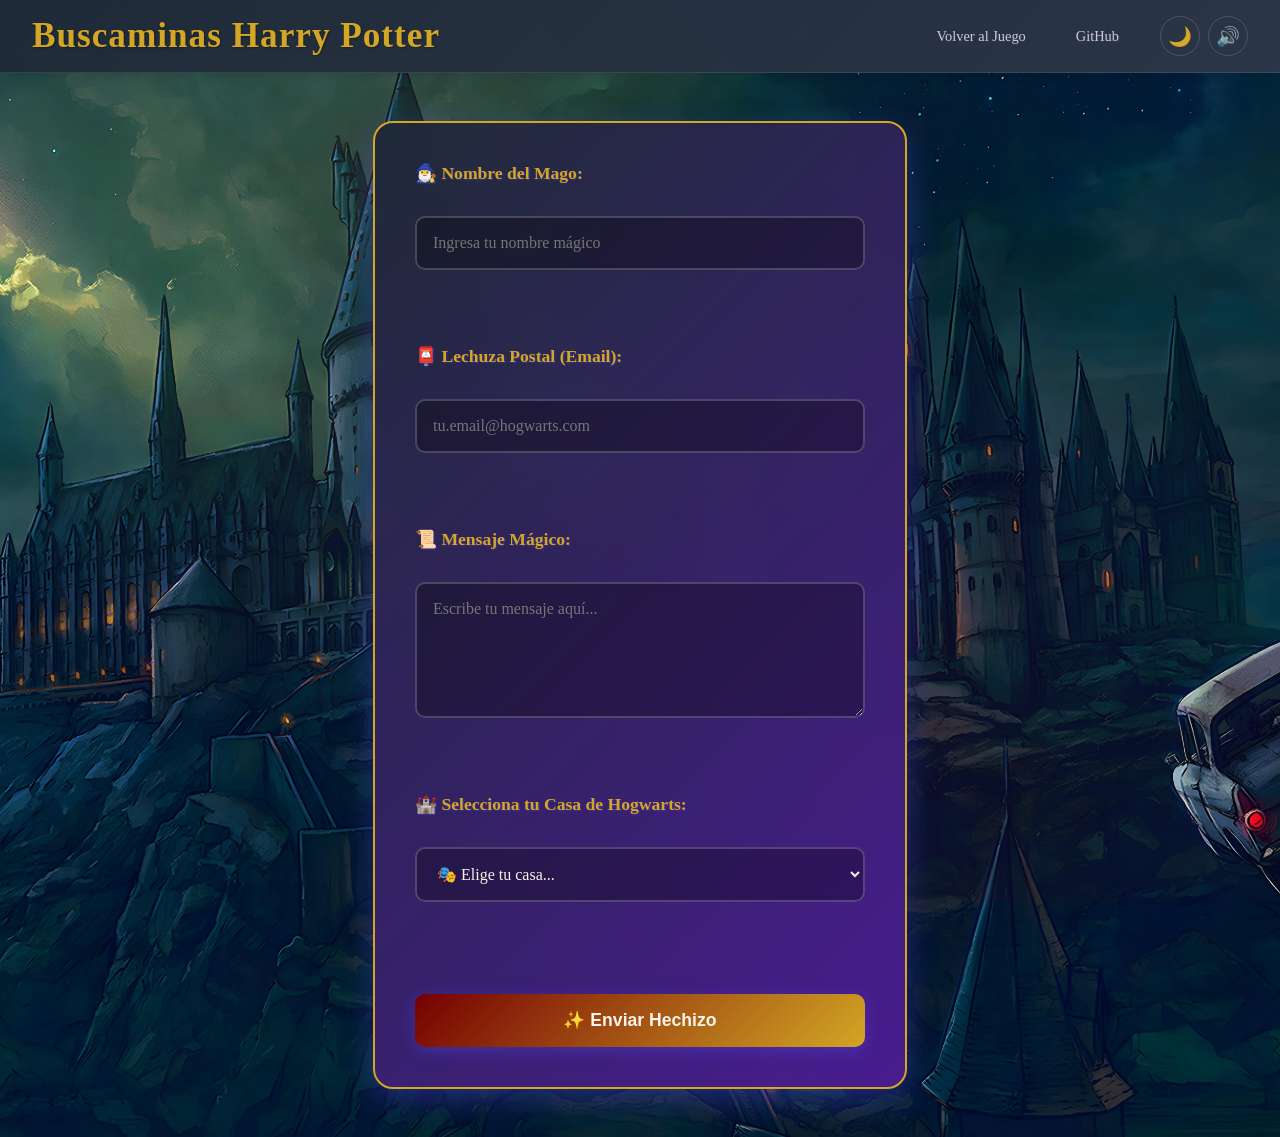
<file: contact.html>
<!DOCTYPE html>
<html lang="es">
<head>
    <meta charset="UTF-8">
    <title>Contacto - Buscaminas Harry Potter</title>
    <link rel="icon" type="image/png" href="img/hatIcon.png">
    <meta name="viewport" content="width=device-width, initial-scale=1.0">
    <link rel="stylesheet" href="https://cdnjs.cloudflare.com/ajax/libs/font-awesome/6.4.2/css/all.min.css">
    <link rel="stylesheet" href="css/header.css">
    <link rel="stylesheet" href="css/base.css">
    <link rel="stylesheet" href="css/contactStyles.css">
</head>
<body>
    <header class="header">
        <h1 class="header-title">Buscaminas Harry Potter</h1>
        <div class="header-actions">
            <a href="index.html" class="header-link">Volver al Juego</a>
            <a href="https://github.com/ValentinTorassa/MineSweeper-DAW" class="header-link" target="_blank">GitHub</a>
            <div class="mode-toggle">
                <button id="toggleModeBtn" class="mode-btn" aria-label="Cambiar modo" title="Cambiar modo claro/oscuro">🌙</button>
                <button id="musicToggleBtn" class="mode-btn" aria-label="Música" title="Prender/Apagar música">🔈</button>
            </div>
        </div>
    </header>
    <main class="main">
        <form id="formContact" class="formContact">
            <label for="nameContact">🧙‍♂️ Nombre del Mago:</label>
            <input type="text" id="nameContact" name="nameContact" placeholder="Ingresa tu nombre mágico">
            <span id="errorNameContact" class="error"></span>
        
            <label for="emailContact">📮 Lechuza Postal (Email):</label>
            <input type="email" id="emailContact" name="emailContact" placeholder="tu.email@hogwarts.com">
            <span id="errorEmailContact" class="error"></span>
        
            <label for="messageContact">📜 Mensaje Mágico:</label>
            <textarea id="messageContact" name="messageContact" placeholder="Escribe tu mensaje aquí..."></textarea>
            <span id="errorMessageContact" class="error"></span>
        
            <label for="houseContact">🏰 Selecciona tu Casa de Hogwarts:</label>
            <select id="houseContact" name="houseContact">
                <option value="">🎭 Elige tu casa...</option>
                <option value="Gryffindor">🦁 Gryffindor</option>
                <option value="Slytherin">🐍 Slytherin</option>
                <option value="Ravenclaw">🦅 Ravenclaw</option>
                <option value="Hufflepuff">🦡 Hufflepuff</option>
            </select>
            <span id="errorHouseContact" class="error"></span>
        
            <button type="submit">✨ Enviar Hechizo</button>
        </form>
        
    </main>
    <div id="modalContact" class="modal">
        <div class="modalContent">
            <p id="modalMessage"></p>
            <button id="closeModalButton" type="button">Close</button>
        </div>
    </div>
    <script src="js/contactScript.js"></script>
    <script src="js/header.js"></script>
</body>
</html>
</file>
<file: css/header.css>
/* Header styles - More sober design */
.header {
    display: flex;
    justify-content: space-between;
    align-items: center;
    background: linear-gradient(135deg, rgba(31, 41, 55, 0.95) 0%, rgba(45, 55, 72, 0.95) 100%);
    backdrop-filter: blur(10px);
    color: var(--text-primary);
    padding: 1rem 2rem;
    box-shadow: 0 2px 10px rgba(0, 0, 0, 0.1);
    border-bottom: 1px solid rgba(255, 255, 255, 0.1);
    position: relative;
}

.header-title {
    margin: 0;
    font-size: clamp(1.5rem, 3vw, 2.2rem);
    font-weight: 600;
    letter-spacing: 1px;
    text-shadow: 1px 1px 2px rgba(0, 0, 0, 0.3);
    color: var(--text-secondary);
}

.header-actions {
    display: flex;
    gap: 1rem;
    align-items: center;
}

.header-link {
    color: var(--text-primary);
    text-decoration: none;
    font-weight: 500;
    font-size: 0.9rem;
    padding: 0.5rem 1rem;
    border-radius: 6px;
    transition: all 0.3s ease;
    border: 1px solid transparent;
    opacity: 0.8;
}

.header-link:hover {
    opacity: 1;
    background: rgba(255, 255, 255, 0.1);
    border-color: rgba(255, 255, 255, 0.2);
    transform: translateY(-1px);
}

.mode-toggle {
    display: flex;
    align-items: center;
    gap: 0.5rem;
    margin-left: 0.5rem;
}

.mode-btn {
    font-size: 1.2rem;
    background: transparent;
    border: 1px solid rgba(255, 255, 255, 0.2);
    border-radius: 50%;
    padding: 0.5rem;
    cursor: pointer;
    color: var(--text-primary);
    transition: all 0.3s ease;
    width: 40px;
    height: 40px;
    display: flex;
    align-items: center;
    justify-content: center;
    opacity: 0.8;
}

.mode-btn:hover {
    opacity: 1;
    background: rgba(255, 255, 255, 0.1);
    border-color: rgba(255, 255, 255, 0.3);
    transform: scale(1.05);
}

/* Light mode adjustments */
html.light-mode .header {
    background: linear-gradient(135deg, rgba(255, 255, 255, 0.95) 0%, rgba(248, 249, 250, 0.95) 100%);
    border-bottom: 1px solid rgba(0, 0, 0, 0.1);
}

html.light-mode .header-link {
    color: var(--text-primary);
}

html.light-mode .header-link:hover {
    background: rgba(0, 0, 0, 0.05);
    border-color: rgba(0, 0, 0, 0.1);
}

html.light-mode .mode-btn {
    border-color: rgba(0, 0, 0, 0.2);
    color: var(--text-primary);
}

html.light-mode .mode-btn:hover {
    background: rgba(0, 0, 0, 0.05);
    border-color: rgba(0, 0, 0, 0.3);
}

/* Responsive design */
@media (max-width: 768px) {
    .header {
        flex-direction: column;
        gap: 1rem;
        padding: 1rem;
    }
    
    .header-title {
        font-size: 1.5rem;
    }
    
    .header-actions {
        flex-wrap: wrap;
        justify-content: center;
    }
    
    .header-link {
        font-size: 0.85rem;
        padding: 0.4rem 0.8rem;
    }
    
    .mode-btn {
        width: 35px;
        height: 35px;
        font-size: 1rem;
    }
}

@media (max-width: 480px) {
    .header {
        padding: 0.8rem;
    }
    
    .header-title {
        font-size: 1.3rem;
    }
    
    .mode-btn {
        width: 32px;
        height: 32px;
        font-size: 0.9rem;
    }
}
</file>
<file: css/base.css>
@import url('https://fonts.googleapis.com/css2?family=Cinzel:wght@400;600;700&family=Uncial+Antiqua&display=swap');

:root {
  --primary-red: rgb(117, 0, 2);
  --accent-gold: rgb(211, 166, 37);
  --dark-green: rgb(26, 71, 42);
  --medium-gray: rgb(93, 93, 93);
  --deep-blue: rgb(14, 26, 64);
  --bronze: rgb(148, 107, 45);
  --bright-yellow: rgb(255, 219, 0);
  --pure-black: rgb(0, 0, 0);

  --primary-bg: rgb(31, 41, 55);
  --secondary-bg: rgb(76, 29, 149);
  --light-bg: rgb(247, 243, 233);
  --dark-text: rgb(31, 31, 31);

  --shadow-soft: rgba(79, 70, 229, 0.4);
  --shadow-strong: rgba(0, 0, 0, 0.6);
}

:root {
  --bg-primary: var(--primary-bg);
  --bg-secondary: var(--secondary-bg);
  --text-primary: var(--light-bg);
  --text-secondary: var(--accent-gold);
  --border-color: var(--accent-gold);
  --shadow-color: var(--shadow-soft);
  --button-bg: var(--primary-red);
  --button-hover: var(--accent-gold);
  --button-text: var(--light-bg);
}

html.light-mode {
  --bg-primary: var(--light-bg);
  --bg-secondary: rgb(255, 255, 255);
  --text-primary: var(--dark-text);
  --text-secondary: var(--primary-red);
  --border-color: var(--accent-gold);
  --shadow-color: var(--shadow-strong);
  --button-bg: var(--primary-red);
  --button-hover: var(--accent-gold);
  --button-text: var(--light-bg);
}

html {
  min-height: 100vh;
  background: url('../assets/img/HarryPotterWallpaper.png') center center / cover no-repeat,
              linear-gradient(135deg, var(--bg-primary) 0%, var(--bg-secondary) 100%);
  transition: all 0.3s ease;
  position: relative;
}

html.light-mode {
  background: url('../assets/img/HarryPotterWallpaper_light.png') center center / cover no-repeat,
              linear-gradient(135deg, var(--light-bg) 0%, rgb(240, 244, 248) 100%);
}

html::before {
  content: '';
  position: fixed;
  top: 0;
  left: 0;
  width: 100%;
  height: 100%;
  background: radial-gradient(circle at 30% 20%, rgba(255, 215, 0, 0.1) 0%, transparent 50%),
              radial-gradient(circle at 70% 80%, rgba(116, 0, 1, 0.1) 0%, transparent 50%);
  pointer-events: none;
  z-index: -1;
}

html.light-mode::before {
  background: radial-gradient(circle at 30% 20%, rgba(139, 69, 19, 0.1) 0%, transparent 50%),
              radial-gradient(circle at 70% 80%, rgba(255, 219, 0, 0.1) 0%, transparent 50%);
}

body {
  color: var(--text-primary);
  font-weight: 500;
  margin: 0;
  padding: 0;
  transition: color 0.3s ease;
  text-shadow: 1px 1px 2px var(--shadow-color);
}
</file>
<file: css/contactStyles.css>
/* Solo variables propias del formulario */
:root {
  --form-bg: linear-gradient(135deg, rgba(31, 41, 55, 0.95) 0%, rgba(76, 29, 149, 0.95) 100%);
  --input-bg: rgba(0, 0, 0, 0.3);
  --input-border: rgba(255, 255, 255, 0.2);
  --error-color: rgb(255, 107, 107);
}

html.light-mode {
  --form-bg: linear-gradient(135deg, rgba(255, 255, 255, 0.95) 0%, rgba(247, 243, 233, 0.95) 100%);
  --input-bg: rgba(255, 255, 255, 0.8);
  --input-border: rgba(0, 0, 0, 0.2);
  --error-color: rgb(220, 53, 69);
}

/* Header styles moved to header.css */
.main {
    display: flex;
    flex-direction: column;
    align-items: center;
    justify-content: flex-start;
    padding: 3rem 1rem;
    min-height: calc(100vh - 200px);
}

.formContact {
    display: flex;
    flex-direction: column;
    gap: 1.5rem;
    width: 100%;
    max-width: 450px;
    background: var(--form-bg);
    padding: 2.5rem;
    border-radius: 20px;
    box-shadow: 0 10px 30px var(--shadow-color);
    backdrop-filter: blur(15px);
    border: 2px solid var(--border-color);
    position: relative;
    overflow: hidden;
}

.formContact label {
    margin-bottom: 0.5rem;
    font-weight: 600;
    color: var(--text-secondary);
    font-size: 1.1rem;
}

.formContact input,
.formContact textarea,
.formContact select {
    padding: 1rem;
    border-radius: 10px;
    border: 2px solid var(--input-border);
    font-size: 1rem;
    background: var(--input-bg);
    color: var(--text-primary);
    transition: all 0.3s ease;
    font-family: inherit;
    backdrop-filter: blur(5px);
}

.formContact input:focus,
.formContact textarea:focus,
.formContact select:focus {
    outline: none;
    border-color: var(--button-hover);
    box-shadow: 0 0 0 3px rgba(255, 215, 0, 0.2);
    transform: translateY(-2px);
}

.formContact textarea {
    resize: vertical;
    min-height: 100px;
    max-height: 200px;
}

.formContact button {
    margin-top: 1rem;
    padding: 1rem 2rem;
    border: none;
    background: linear-gradient(135deg, var(--button-bg) 0%, var(--button-hover) 100%);
    color: var(--button-text);
    border-radius: 10px;
    cursor: pointer;
    font-weight: 600;
    font-size: 1.1rem;
    transition: all 0.3s ease;
    box-shadow: 0 4px 15px var(--shadow-color);
    position: relative;
    overflow: hidden;
}

.formContact button:hover {
    transform: translateY(-3px);
    box-shadow: 0 6px 20px var(--shadow-color);
    background: linear-gradient(135deg, var(--button-hover) 0%, var(--button-bg) 100%);
}

.error {
    color: var(--error-color);
    font-size: 0.9rem;
    min-height: 20px;
    margin-bottom: 0.5rem;
    display: block;
    font-weight: 500;
}

.modal {
    display: none;
    position: fixed;
    left: 0; right: 0; top: 0; bottom: 0;
    justify-content: center;
    align-items: center;
    background: rgba(0,0,0,0.6);
    z-index: 100;
    backdrop-filter: blur(5px);
}
.modalContent {
    background: linear-gradient(135deg, 
        rgba(255, 255, 255, 0.1) 0%, 
        rgba(255, 255, 255, 0.05) 100%);
    padding: 1.5rem;
    border-radius: 12px;
    text-align: center;
    box-shadow: 0 4px 20px rgba(0, 0, 0, 0.1);
    border: 1px solid rgba(255, 255, 255, 0.2);
    color: var(--text-primary);
    max-width: 90vw;
    min-width: 300px;
    backdrop-filter: blur(10px);
}
.modalContent button {
    margin-top: 1rem;
    padding: 0.5rem 1rem;
    background: linear-gradient(135deg, rgba(255, 255, 255, 0.1) 0%, rgba(255, 255, 255, 0.05) 100%);
    color: var(--text-primary);
    border: 1px solid rgba(255, 255, 255, 0.2);
    border-radius: 6px;
    cursor: pointer;
    font-weight: 500;
    transition: all 0.3s ease;
    opacity: 0.8;
    box-shadow: 0 2px 6px rgba(0, 0, 0, 0.1);
}
.modalContent button:hover {
    opacity: 1;
    background: linear-gradient(135deg, rgba(255, 255, 255, 0.2) 0%, rgba(255, 255, 255, 0.1) 100%);
    border-color: rgba(255, 255, 255, 0.3);
    transform: translateY(-1px);
    box-shadow: 0 4px 12px rgba(0, 0, 0, 0.2);
}
.modal.active {
    display: flex;
}

/* Responsive */
@media (max-width: 768px) {
    .main {
        padding: 2rem 1rem;
    }
    .formContact {
        padding: 2rem 1.5rem;
        max-width: 95vw;
    }
    .modalContent {
        padding: 1.5rem;
        margin: 1rem;
    }
}

@media (max-width: 480px) {
    .main {
        padding: 1.5rem 0.5rem;
    }
    .formContact {
        padding: 1.5rem 1rem;
        max-width: 98vw;
        gap: 1rem;
    }
    .formContact input,
    .formContact textarea,
    .formContact select {
        padding: 0.8rem;
    }
    .formContact button {
        padding: 0.8rem 1.5rem;
    }
    .modalContent {
        padding: 1rem;
        margin: 0.5rem;
        min-width: 280px;
    }
}
</file>
